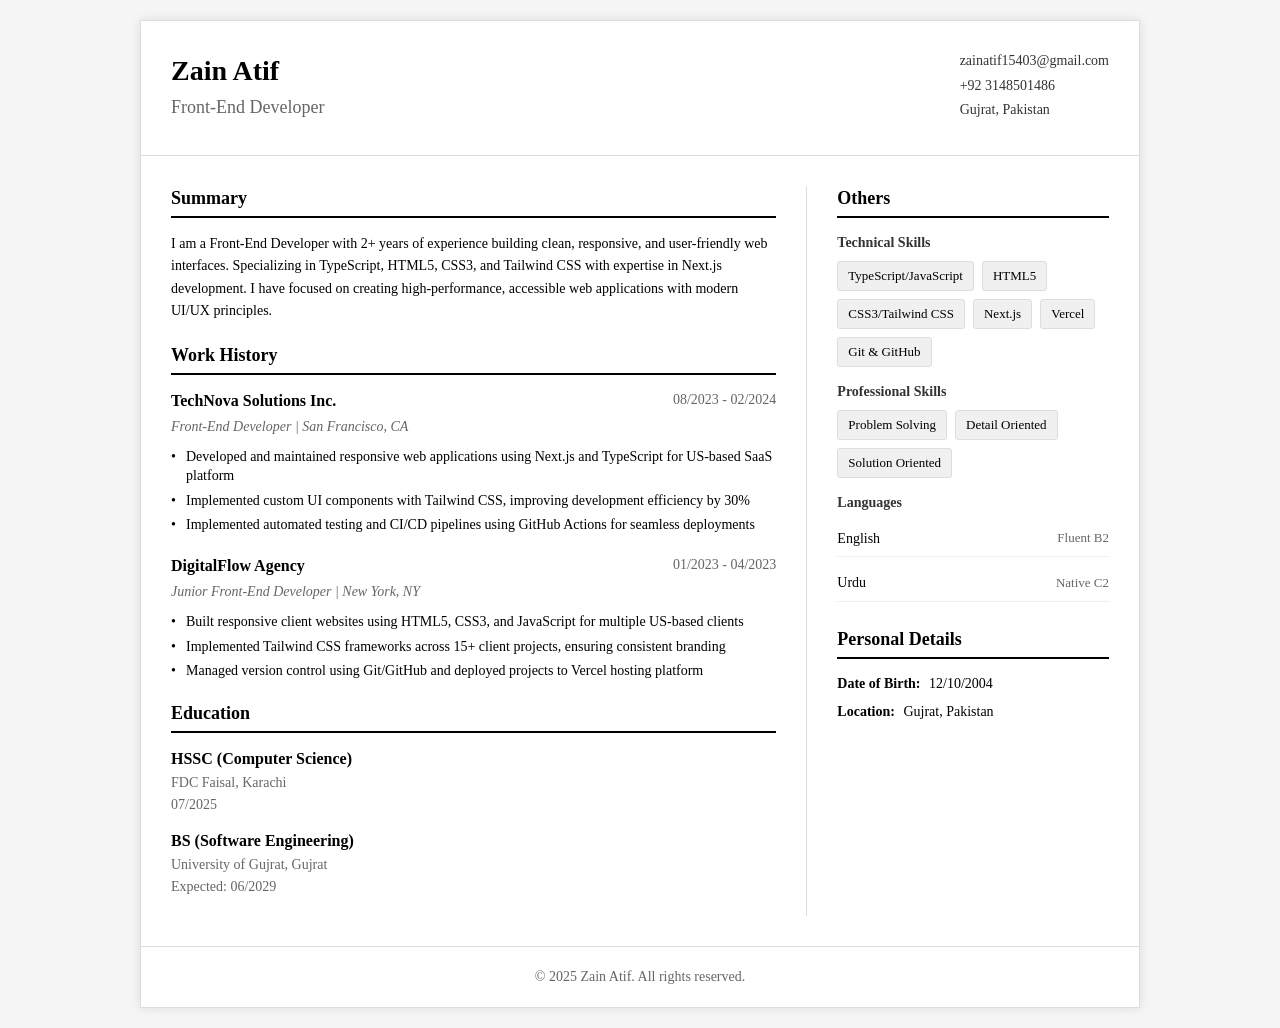
<file: index.html>
<!DOCTYPE html>
<html lang="en">
<head>
    <meta charset="UTF-8">
    <meta name="viewport" content="width=device-width, initial-scale=1.0">
    <title>Zain Atif - Resume</title>
    <style>
        /* Simple paper frame styles */
        * {
            margin: 0;
            padding: 0;
            box-sizing: border-box;
        }

        body {
            font-family: "Times New Roman", Times, serif;
            color: #000;
            background-color: #f5f5f5;
            padding: 20px;
            line-height: 1.4;
        }

        .resume-container {
            max-width: 1000px;
            margin: 0 auto;
            background: #ffffff;
            border: 1px solid #ddd;
            box-shadow: 0 0 10px rgba(0, 0, 0, 0.1);
            overflow: hidden;
        }

        /* Header */
        .header {
            padding: 30px;
            border-bottom: 1px solid #ddd;
        }

        .header-content {
            display: flex;
            justify-content: space-between;
            align-items: flex-start;
            flex-wrap: wrap;
            gap: 20px;
        }

        .name-title h1 {
            font-size: 28px;
            font-weight: 700;
            margin-bottom: 5px;
        }

        .subtitle {
            font-size: 18px;
            color: #666;
            font-weight: 400;
        }

        .contact-info p {
            margin-bottom: 5px;
            font-size: 14px;
            color: #333;
        }

        /* Main Content Layout */
        .resume-content {
            display: grid;
            grid-template-columns: 2fr 1fr;
            gap: 30px;
            padding: 30px;
        }

        @media (max-width: 768px) {
            .resume-content {
                grid-template-columns: 1fr;
            }
        }

        /* Sections */
        .section {
            margin-bottom: 20px;
        }

        .section-title {
            font-size: 18px;
            font-weight: 700;
            color: #000;
            margin-bottom: 15px;
            padding-bottom: 5px;
            border-bottom: 2px solid #000;
        }

        /* Summary */
        .summary-text {
            font-size: 14px;
            line-height: 1.6;
        }

        /* Experience */
        .experience-item {
            margin-bottom: 20px;
        }

        .job-header {
            display: flex;
            justify-content: space-between;
            align-items: flex-start;
            flex-wrap: wrap;
            gap: 10px;
            margin-bottom: 5px;
        }

        .job-header h3 {
            font-size: 16px;
            font-weight: 700;
        }

        .job-date {
            font-size: 14px;
            color: #666;
        }

        .job-position {
            font-size: 14px;
            color: #666;
            font-style: italic;
            margin-bottom: 10px;
        }

        .job-responsibilities {
            list-style: none;
            padding-left: 0;
        }

        .job-responsibilities li {
            position: relative;
            padding-left: 15px;
            margin-bottom: 5px;
            font-size: 14px;
        }

        .job-responsibilities li::before {
            content: "•";
            position: absolute;
            left: 0;
        }

        /* Education */
        .education-item {
            margin-bottom: 15px;
        }

        .education-item h4 {
            font-size: 16px;
            font-weight: 700;
            margin-bottom: 3px;
        }

        .education-detail {
            font-size: 14px;
            color: #666;
            margin-bottom: 2px;
        }

        .education-date {
            font-size: 14px;
            color: #666;
        }

        /* Sidebar */
        .sidebar {
            border-left: 1px solid #ddd;
            padding-left: 30px;
        }

        .sidebar-section {
            margin-bottom: 25px;
        }

        .sidebar-title {
            font-size: 18px;
            font-weight: 700;
            color: #000;
            margin-bottom: 15px;
            padding-bottom: 5px;
            border-bottom: 2px solid #000;
        }

        /* Skills */
        .skill-category {
            margin-bottom: 15px;
        }

        .skill-category h5 {
            font-size: 14px;
            font-weight: 600;
            margin-bottom: 8px;
            color: #333;
        }

        .skill-list {
            display: flex;
            flex-wrap: wrap;
            gap: 8px;
            margin-bottom: 10px;
        }

        .skill-tag {
            background: #f0f0f0;
            padding: 5px 10px;
            border-radius: 3px;
            font-size: 13px;
            border: 1px solid #ddd;
        }

        /* Languages */
        .languages-container {
            display: flex;
            flex-direction: column;
            gap: 8px;
        }

        .language-item {
            display: flex;
            justify-content: space-between;
            align-items: center;
            padding: 8px 0;
            border-bottom: 1px solid #eee;
        }

        .language-name {
            font-weight: 500;
            font-size: 14px;
        }

        .language-level {
            font-size: 13px;
            color: #666;
        }

        /* Personal Details */
        .personal-detail p {
            margin-bottom: 8px;
            font-size: 14px;
        }

        .personal-detail strong {
            font-weight: 600;
            margin-right: 5px;
        }

        /* Footer */
        .footer {
            text-align: center;
            padding: 20px;
            border-top: 1px solid #ddd;
            color: #666;
            font-size: 14px;
        }

        /* Responsive */
        @media (max-width: 768px) {
            body {
                padding: 10px;
            }
            
            .header-content {
                flex-direction: column;
                gap: 10px;
            }
            
            .resume-content {
                padding: 20px;
                gap: 20px;
            }
            
            .sidebar {
                border-left: none;
                border-top: 1px solid #ddd;
                padding-left: 0;
                padding-top: 20px;
            }
        }

        @media print {
            body {
                background: white;
                padding: 0;
            }
            
            .resume-container {
                box-shadow: none;
                border: none;
                max-width: 100%;
            }
            
            .header {
                border-bottom: 1px solid #000;
            }
            
            .sidebar {
                border-left: 1px solid #000;
            }
            
            .footer {
                border-top: 1px solid #000;
            }
        }
    </style>
</head>
<body>
    <div class="resume-container">
        <!-- Header Section -->
        <header class="header">
            <div class="header-content">
                <div class="name-title">
                    <h1>Zain Atif</h1>
                    <p class="subtitle">Front-End Developer</p>
                </div>
                <div class="contact-info">
                    <p>zainatif15403@gmail.com</p>
                    <p>+92 3148501486</p>
                    <p>Gujrat, Pakistan</p>
                </div>
            </div>
        </header>

        <main class="resume-content">
            <div class="main-column">
                <!-- Professional Summary -->
                <section class="section">
                    <h2 class="section-title">Summary</h2>
                    <p class="summary-text">
                        I am a Front-End Developer with 2+ years of experience building clean, responsive, and user-friendly web interfaces. Specializing in TypeScript, HTML5, CSS3, and Tailwind CSS with expertise in Next.js development. I have focused on creating high-performance, accessible web applications with modern UI/UX principles.
                    </p>
                </section>

                <!-- Work History -->
                <section class="section">
                    <h2 class="section-title">Work History</h2>
                    <div>
                        <div class="experience-item">
                            <div class="job-header">
                                <h3>TechNova Solutions Inc.</h3>
                                <span class="job-date">08/2023 - 02/2024</span>
                            </div>
                            <p class="job-position">Front-End Developer | San Francisco, CA</p>
                            <ul class="job-responsibilities">
                                <li>Developed and maintained responsive web applications using Next.js and TypeScript for US-based SaaS platform</li>
                                <li>Implemented custom UI components with Tailwind CSS, improving development efficiency by 30%</li>
                                <li>Implemented automated testing and CI/CD pipelines using GitHub Actions for seamless deployments</li>
                            </ul>
                        </div>

                        <div class="experience-item">
                            <div class="job-header">
                                <h3>DigitalFlow Agency</h3>
                                <span class="job-date">01/2023 - 04/2023</span>
                            </div>
                            <p class="job-position">Junior Front-End Developer | New York, NY</p>
                            <ul class="job-responsibilities">
                                <li>Built responsive client websites using HTML5, CSS3, and JavaScript for multiple US-based clients</li>
                                <li>Implemented Tailwind CSS frameworks across 15+ client projects, ensuring consistent branding</li>
                                <li>Managed version control using Git/GitHub and deployed projects to Vercel hosting platform</li>
                            </ul>
                        </div>
                    </div>
                </section>

                <!-- Education -->
                <section class="section">
                    <h2 class="section-title">Education</h2>
                    <div>
                        <div class="education-item">
                            <h4>HSSC (Computer Science)</h4>
                            <p class="education-detail">FDC Faisal, Karachi</p>
                            <p class="education-date">07/2025</p>
                        </div>
                        <div class="education-item">
                            <h4>BS (Software Engineering)</h4>
                            <p class="education-detail">University of Gujrat, Gujrat</p>
                            <p class="education-date">Expected: 06/2029</p>
                        </div>
                    </div>
                </section>
            </div>

            <div class="sidebar">
                <!-- Others Section (Skills & Languages) -->
                <section class="sidebar-section">
                    <h3 class="sidebar-title">Others</h3>
                    <div>
                        <div class="skill-category">
                            <h5>Technical Skills</h5>
                            <div class="skill-list">
                                <span class="skill-tag">TypeScript/JavaScript</span>
                                <span class="skill-tag">HTML5</span>
                                <span class="skill-tag">CSS3/Tailwind CSS</span>
                                <span class="skill-tag">Next.js</span>
                                <span class="skill-tag">Vercel</span>
                                <span class="skill-tag">Git & GitHub</span>
                            </div>
                        </div>
                        <div class="skill-category">
                            <h5>Professional Skills</h5>
                            <div class="skill-list">
                                <span class="skill-tag">Problem Solving</span>
                                <span class="skill-tag">Detail Oriented</span>
                                <span class="skill-tag">Solution Oriented</span>
                            </div>
                        </div>
                        <div class="skill-category">
                            <h5>Languages</h5>
                            <div class="languages-container">
                                <div class="language-item">
                                    <span class="language-name">English</span>
                                    <span class="language-level">Fluent B2</span>
                                </div>
                                <div class="language-item">
                                    <span class="language-name">Urdu</span>
                                    <span class="language-level">Native C2</span>
                                </div>
                            </div>
                        </div>
                    </div>
                </section>

                <!-- Personal Details -->
                <section class="sidebar-section">
                    <h3 class="sidebar-title">Personal Details</h3>
                    <div class="personal-detail">
                        <p><strong>Date of Birth:</strong> 12/10/2004</p>
                        <p><strong>Location:</strong> Gujrat, Pakistan</p>
                    </div>
                </section>
            </div>
        </main>

        <!-- Footer -->
        <footer class="footer">
            <p>© 2025 Zain Atif. All rights reserved.</p>
        </footer>
    </div>
</body>
</html>
</file>
